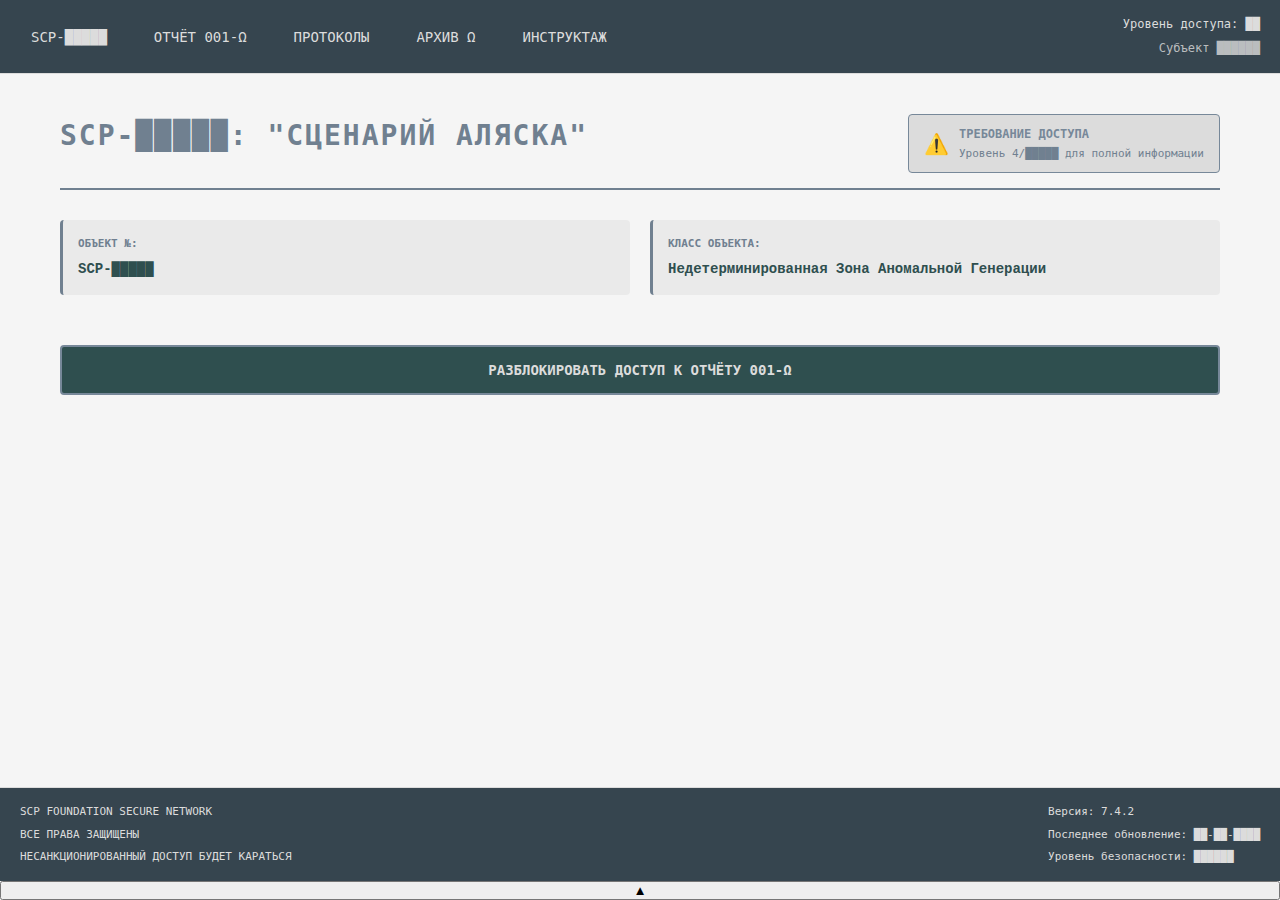
<file: plot.html>
<!DOCTYPE html>
<html lang="ru">

<head>
    <meta charset="UTF-8">
    <meta name="viewport" content="width=device-width, initial-scale=1.0">
    <title>SCP Foundation Monitoring System</title>
    <link rel="stylesheet" href="css/plot.css">
    <script src="js/plot.js" defer></script>
</head>

<body>
    <header class="scp-header">
        <nav>
            <ul>
                <li><a href="index.html">SCP-█████</a></li>
                <li><a href="plot.html">ОТЧЁТ 001-Ω</a></li>
                <li><a href="protocols.html">ПРОТОКОЛЫ</a></li>
                <li><a href="#">АРХИВ Ω</a></li>
                <li><a href="#">ИНСТРУКТАЖ</a></li>
            </ul>
        </nav>
        <div class="access-panel">
            <span class="access-level">Уровень доступа: ██</span>
            <span class="user-id">Субъект ██████</span>
        </div>
    </header>

    <main class="scp-main">
        <div class="anomaly-description">
            <div class="title-container">
                <span class="main-title">SCP-█████: "Сценарий Аляска"</span>
                <div class="access-warning">
                    <div class="warning-icon">⚠️</div>
                    <div class="warning-content">
                        <span class="warning-title">ТРЕБОВАНИЕ ДОСТУПА</span>
                        <span class="warning-text">Уровень 4/█████ для полной информации</span>
                    </div>
                </div>
            </div>

            <div class="scp-data-container">
                <div class="scp-data-field">
                    <span class="data-label">Объект №:</span>
                    <span class="data-value">SCP-█████</span>
                </div>

                <div class="scp-data-field">
                    <span class="data-label">Класс Объекта:</span>
                    <span class="data-value">Недетерминированная Зона Аномальной Генерации</span>
                </div>
            </div>


            <!-- Кнопка спойлера для всего основного контента -->
            <button class="scp-alert critical spoiler-toggle main-spoiler" type="button">
                <span>РАЗБЛОКИРОВАТЬ ДОСТУП К ОТЧЁТУ 001-Ω</span>
            </button>

            <!-- Весь контент от ОТЧЁТ 001-Ω: до подвала теперь внутри спойлера -->
            <div class="spoiler-content" hidden>
                <h2>ОТЧЁТ 001-Ω:</h2>
                <p>SCP-█████ представляет собой ограниченную территорию на полуострове Аляска, США. Аномальные свойства
                    объекта заключаются в спонтанном, хаотичном и непрерывном проявлении в пределах его границ новых
                    сущностей, объектов, явлений, организаций и людей с полной сопутствующей памятью и биографией.
                    Проявления абсолютно случайны по своей природе и могут варьироваться от безобидных (SCP-█████-1,
                    вечно
                    горящая, но не сгорающая сосновая шишка) до крайне враждебных (SCP-█████-7, роеподобная масса,
                    состоящая
                    из битого стекла и медведей гризли).</p>

                <div class="containment-protocol">
                    <div class="protocol-header">
                        <div class="protocol-icon">⚠️</div>
                        <h3 class="protocol-title">Особый Протокол Сдерживания</h3>
                        <span class="protocol-class">ПРИОРИТЕТ: ВЫСОКИЙ</span>
                    </div>

                    <div class="protocol-content">
                        <p>Ввиду реактивной природы SCP-█████, стандартные протоколы сдерживания признаны неприменимыми
                            и
                            контрпродуктивными. Любая попытка масштабного внешнего вмешательства (установка физического
                            периметра, вторжение силами Мобильных Тактических Групп, применение тактического вооружения)
                            приводит к катастрофическому усилению аномальной активности. Аномалия начинает генерировать
                            угрозы Кетер-класса с экспоненциальной скоростью, направленные на источник вмешательства.
                        </p>

                        <p>В связи с этим, Фонд ограничивается:</p>
                        <ul>
                            <li>Организацией скрытого наблюдения за границами зоны.</li>
                            <li>Дистанционным мониторингом (спутники, дроны дальнего радиуса действия).</li>
                            <li>Периодическим внедрением малочисленных разведывательных групп под прикрытием для сбора
                                информации. Контакт с внутренними структурами запрещён.</li>
                        </ul>
                    </div>

                    <div class="protocol-warning">
                        НАРУШЕНИЕ ПРОТОКОЛА МОЖЕТ ПРИВЕСТИ К КАТАСТРОФИЧЕСКИМ ПОСЛЕДСТВИЯМ
                    </div>
                </div>

                <h2>Открытие:</h2>
                <p>Аномалия была обнаружена настоящим Фондом ██/██/20██ после инцидента с SCP-█████-14 ("Бесконечный
                    термос
                    с горячим какао"), который был случайно вывезен рыболовным судном за пределы зона. Последующее
                    расследование привело к шокирующему открытию: внутри SCP-█████ существует полноценный оперативный
                    сектор
                    Фонда, включая объекты, персонал, технику и документацию, который, по всем архивным данным
                    настоящего
                    Фонда, никогда здесь не существовал.</p>

                <button class="scp-alert critical spoiler-toggle" type="button">
                    <span>ПРИЛОЖЕНИЕ SCP-█████.1: ОБНАРУЖЕННЫЙ ДНЕВНИК (РАЗБЛОКИРОВАТЬ?)</span>
                </button>
                <div class="spoiler-content" hidden>
                    <p>Записи были извлечены у агента разведывательной группы "Ворон", внедрённой под видом геологов.
                        Дневник
                        принадлежал доктору Адаму Райсу, старшему научному сотруднику сайта-██, который, как выяснилось,
                        является продуктом самой аномалии. Дневник хранится в папке "Дневник Адама Райса" в защещенном
                        помещении. Дневник содержит аномальную активность и признан опасным.</p>

                    <div class="diary-entry">
                        <div class="diary-header">
                            <div class="diary-title">Запись #143</div>
                            <div class="diary-meta">
                                <span class="diary-date">Дата: ████-██-██</span>
                                <span class="diary-author">Автор: Др. Адам Райс</span>
                            </div>
                        </div>
                        <div class="diary-content">
                            <span class="date-one">"Старик Леса"</span>
                            <p>Температура снова падает. Лес по ночам стал... гуще. Не в буквальном смысле конечно.
                                Данные с
                                лидаров показывают неизменную плотность древесины, но патрули сообщают, что знакомые
                                тропы
                                внезапно заканчиваются тупиками, а старые карты больше не соответствуют местности.
                                Старожилы
                                из
                                города шепчутся о "Старике Леса", который перестраивает мир по своему усмотрению.
                                Ерунда,
                                конечно. Моя гипотеза — мы имеем дело с мощным полем пространственного искажения,
                                источник
                                которого, вероятно, расположен глубоко под вечной мерзлотой. Его эффекты носят
                                волнообразный
                                характер, что объясняет спорадичность проявлений.</p>

                            <span class="date-two">"SCP-█████-56"</span>
                            <p>Вчера появился новый объект SCP-█████-56. Целая семья — отец, мать, двое детей —
                                появилась в
                                доме
                                в городе. Они абсолютно реальны, ДНК, отпечатки, воспоминания — всё в порядке. Судя по
                                их
                                документам и воспоминаниям, они живут здесь всю жизнь. Проблема в том, что по данным
                                нашего
                                архива, этот дом был заброшен со времён Золотой лихорадки, а соседи, которые, по их
                                словам,
                                должны были жить рядом, никогда не существовали. Они просто...материализовались вместе
                                со
                                своей
                                историей. Как будто реальность решила вставить пропущенный пазл, но сделала это грубо и
                                заметно.
                            </p>

                            <span class="date-three">"Решение командования"</span>
                            <p>Командование сайта приказало поместить их под наблюдение. Я против. Эти люди не просто
                                аномалия,
                                они — жертвы аномалии. Они так же напуганы и сбиты с толку, как и мы. Но приказы есть
                                приказы.
                                Фонд должен Содержать, Защищать.</p>

                            <span class="date-four">"Новая аномалия?"</span>
                            <p>Иногда я ловлю себя на мысли, что наша база, наш сайт... он такой старый. Бетонные стены
                                несут
                                следы ремонтов, о которых нет записей. В архивах я находил упоминания о сотрудниках,
                                которые, по
                                логике вещей, должны были бы уже давно умереть от старости, но в их личных делал нет дат
                                смерти.
                                Просто обрываются. Как будто они всё ещё где-то здесь, в этих туннелях...</p>

                            <span class="date-five">"Цель: классификация и исследование"</span>
                            <p>Это, должно быть, влияние того же поля. Оно искажает не только пространство, но и время,
                                и,
                                возможно, нашу память. Мы все подвержены его эффекту. Мы должны найти источник. Мы
                                должны
                                это
                                остановить. Иначе мы все потеряем связь с реальностью.</p>
                        </div>
                    </div>

                    <h3>Анализ внешней разведгруппы:</h3>
                    <p>Дневник доктора Райса является ключевым доказательством парадоксальной природы SCP-█████.
                        Псевдо-Фонд
                        внутри зоны не только является продуктом аномалии, но и активно, хотя и ошибочно, пытается её
                        изучать, используя ту же терминологию и методы, что и настоящий Фонд. Их теории (поле искажения,
                        коллективный психоз) являются логичными для них, но заведомо неверными попытками объяснить
                        собственную природу.</p>

                    <p>Трагедия ситуации заключается в том, что сотрудники сгенерированного Фонда абсолютно искренни в
                        своей
                        вере и своей миссии. Они — временные проявления, которые могут быть стёрты или изменены
                        следующим
                        случайным актом аномалии, но они живут своими жизнями с полной убеждённостью в их подлинности.
                    </p>

                    <p>Любое прямое взаимодействие с ними рискованно, так как может привести к их "осознанию" своей
                        истинной
                        природы, что, по мнению психологов Фонда, может быть равносильно катастрофе и спровоцировать
                        непредсказуемую реакцию всей зоны. На текущий момент принята стратегия пассивного наблюдения и
                        анализа всех данных, исходящих из SCP-█████.</p>
                </div>
            </div>
        </div>
    </main>

    <footer class="scp-footer">
        <div class="footer-content">
            <div class="foundation-info">
                <span>SCP FOUNDATION SECURE NETWORK</span>
                <span>ВСЕ ПРАВА ЗАЩИЩЕНЫ</span>
                <span>НЕСАНКЦИОНИРОВАННЫЙ ДОСТУП БУДЕТ КАРАТЬСЯ</span>
            </div>
            <div class="system-info">
                <span>Версия: 7.4.2</span>
                <span>Последнее обновление: ██-██-████</span>
                <span>Уровень безопасности: ██████</span>
            </div>
        </div>
    </footer>
</body>

</html>
</file>
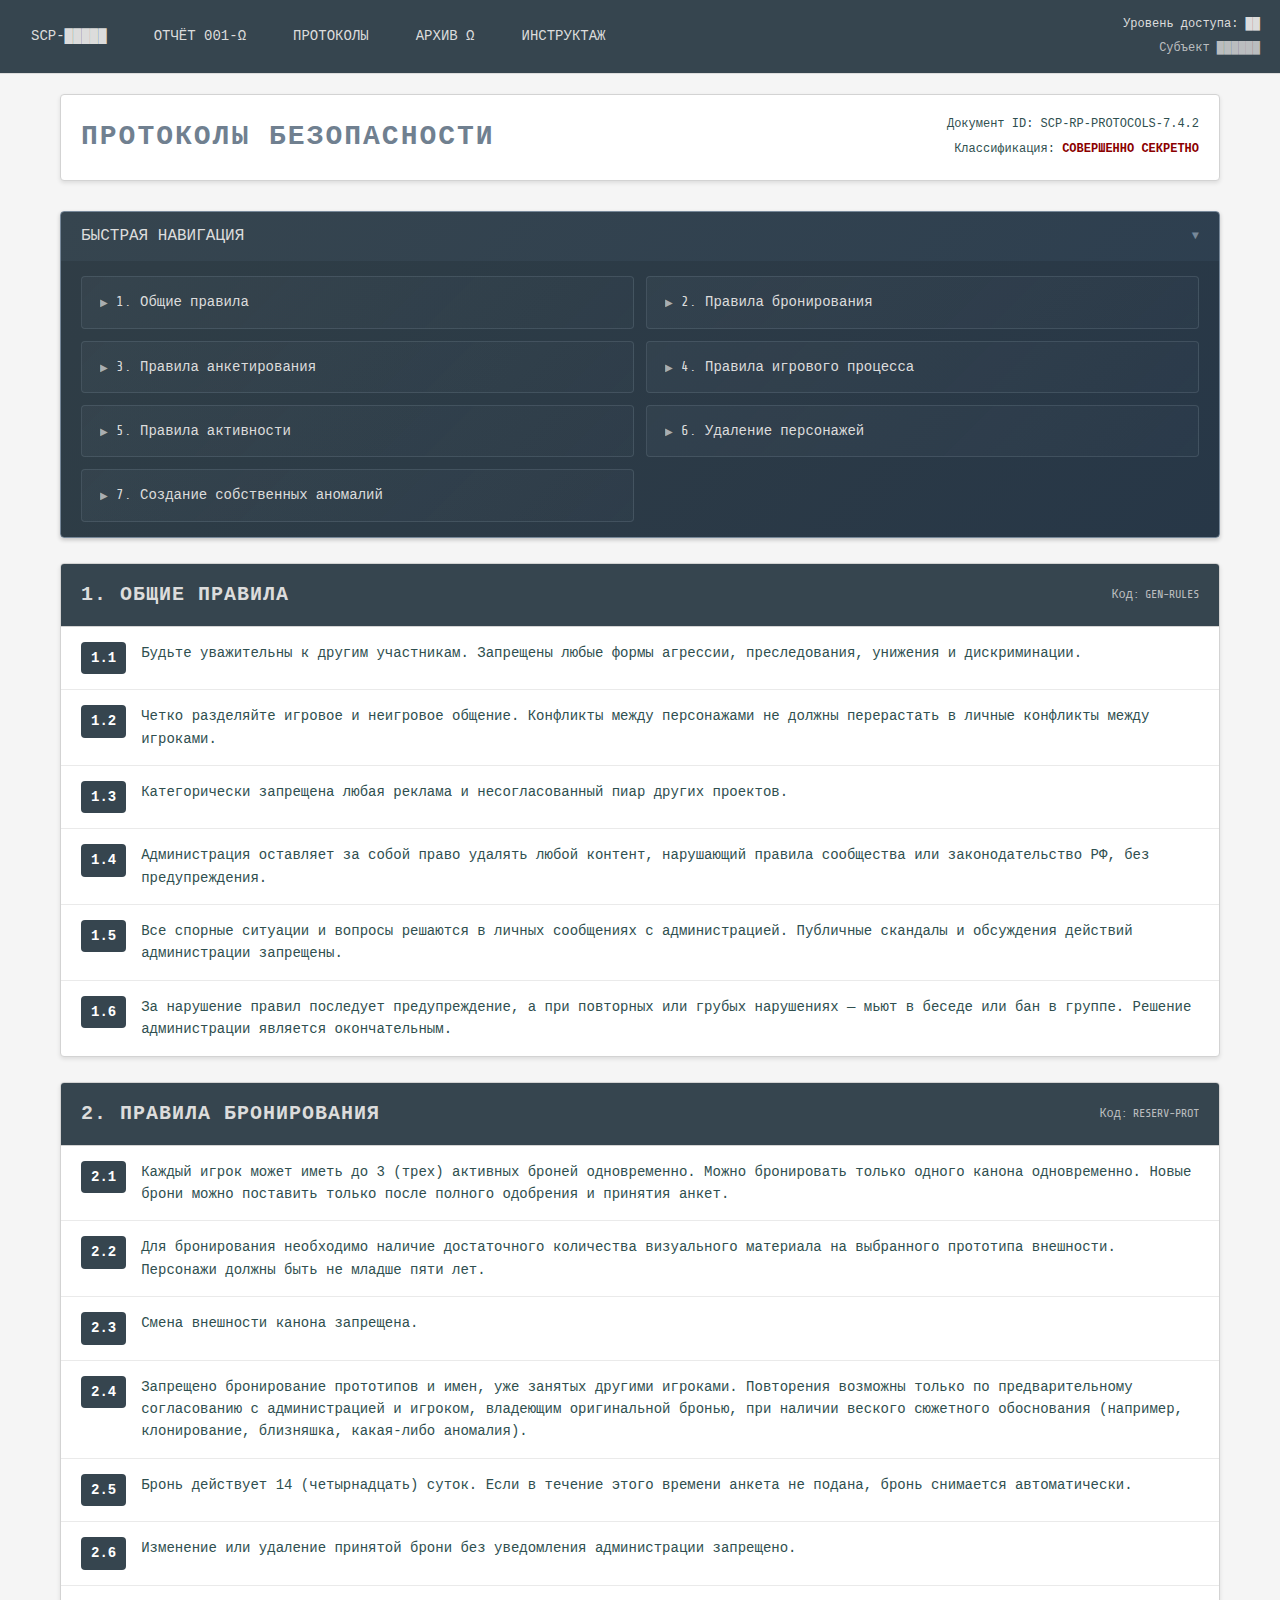
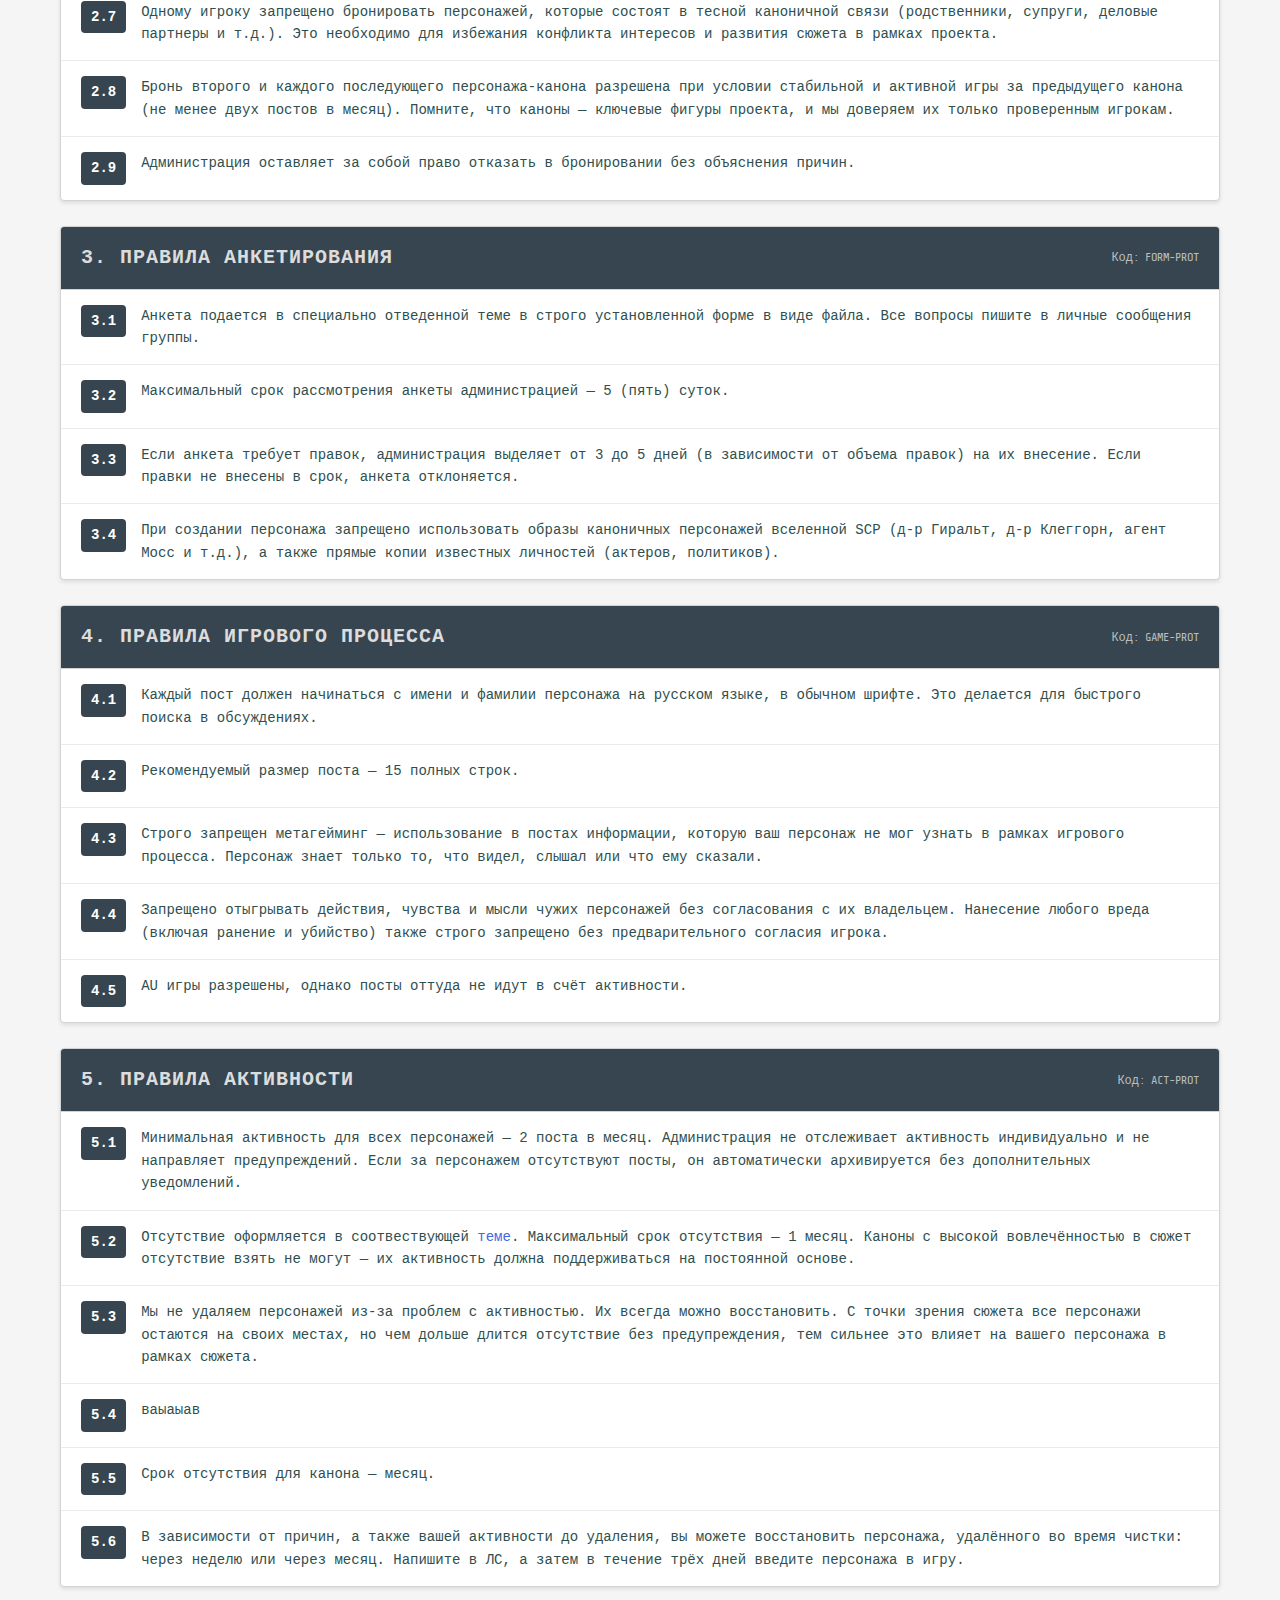
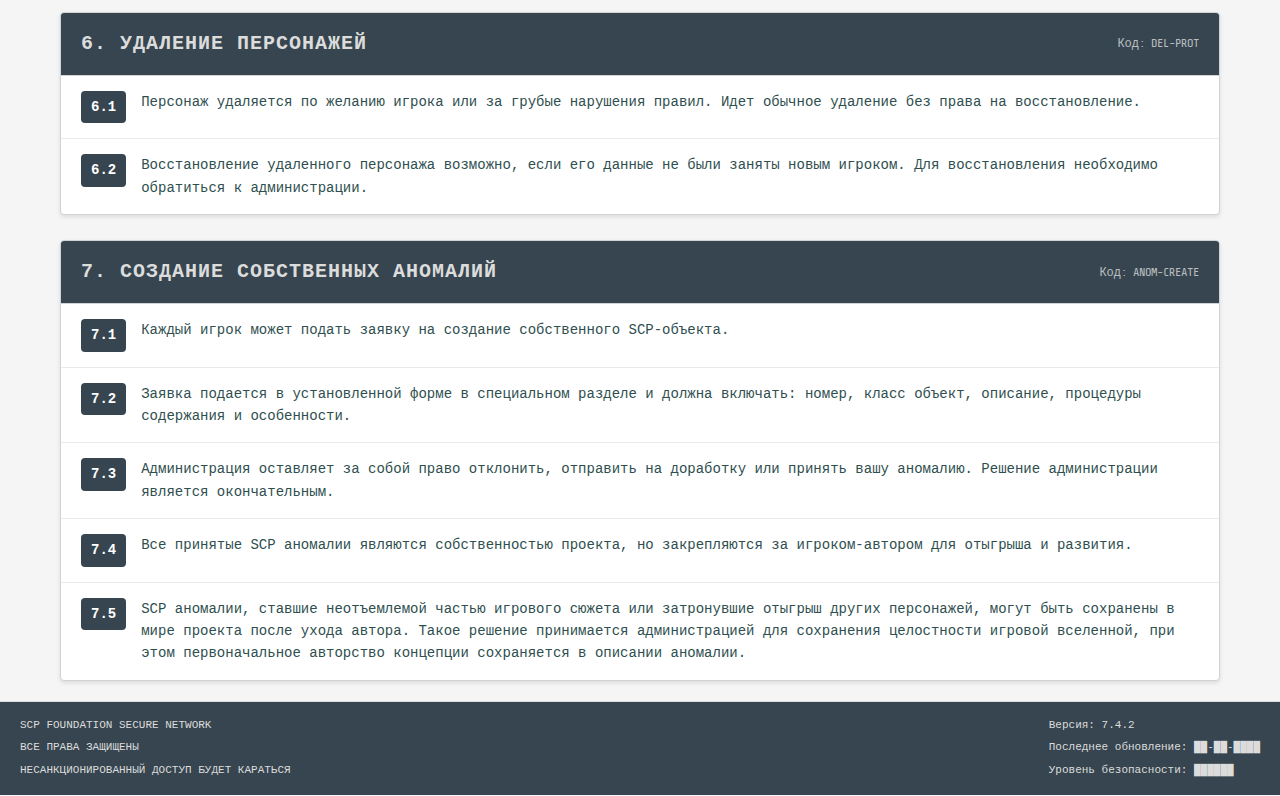
<file: protocols.html>
<!DOCTYPE html>
<html lang="ru">

<head>
    <meta charset="UTF-8">
    <meta name="viewport" content="width=device-width, initial-scale=1.0">
    <title>SCP Foundation Monitoring System</title>
    <link rel="stylesheet" href="css/protocols.css">
    <script src="js/protocols.js" defer></script>
</head>

<body>
    <header class="scp-header">
        <nav>
            <ul>
                <li><a href="index.html">SCP-█████</a></li>
                <li><a href="plot.html">ОТЧЁТ 001-Ω</a></li>
                <li><a href="protocols.html">ПРОТОКОЛЫ</a></li>
                <li><a href="#">АРХИВ Ω</a></li>
                <li><a href="#">ИНСТРУКТАЖ</a></li>
            </ul>
        </nav>
        <div class="access-panel">
            <span class="access-level">Уровень доступа: ██</span>
            <span class="user-id">Субъект ██████</span>
        </div>
    </header>

    <main class="scp-main">
        <div class="title-container">
            <h1 class="main-title">ПРОТОКОЛЫ БЕЗОПАСНОСТИ</h1>
            <div class="document-info">
                <span class="doc-id">Документ ID: SCP-RP-PROTOCOLS-7.4.2</span>
                <span class="doc-class">Классификация: <span class="classified">СОВЕРШЕННО СЕКРЕТНО</span></span>
            </div>
        </div>

        <div class="rules-container">
            <div class="rule-section">
                <div class="section-header">
                    <h2>1. Общие правила</h2>
                    <span class="section-code">Код: GEN-RULES</span>
                </div>
                <ul class="rule-list">
                    <li>
                        <span class="rule-number">1.1</span>
                        <div class="rule-content">
                            <p>Будьте уважительны к другим участникам. Запрещены любые формы агрессии, преследования, унижения и дискриминации.</p>
                        </div>
                    </li>
                    <li>
                        <span class="rule-number">1.2</span>
                        <div class="rule-content">
                            <p>Четко разделяйте игровое и неигровое общение. Конфликты между персонажами не должны перерастать в личные конфликты между игроками.</p>
                        </div>
                    </li>
                    <li>
                        <span class="rule-number">1.3</span>
                        <div class="rule-content">
                            <p>Категорически запрещена любая реклама и несогласованный пиар других проектов.</p>
                        </div>
                    </li>
                    <li>
                        <span class="rule-number">1.4</span>
                        <div class="rule-content">
                            <p>Администрация оставляет за собой право удалять любой контент, нарушающий правила сообщества или законодательство РФ, без предупреждения.</p>
                        </div>
                    </li>
                    <li>
                        <span class="rule-number">1.5</span>
                        <div class="rule-content">
                            <p>Все спорные ситуации и вопросы решаются в личных сообщениях с администрацией. Публичные скандалы и обсуждения действий администрации запрещены.</p>
                        </div>
                    </li>
                    <li>
                        <span class="rule-number">1.6</span>
                        <div class="rule-content">
                            <p>За нарушение правил последует предупреждение, а при повторных или грубых нарушениях — мьют в беседе или бан в группе. Решение администрации является окончательным.</p>
                        </div>
                    </li>
                </ul>
            </div>

            <div class="rule-section">
                <div class="section-header">
                    <h2>2. Правила бронирования</h2>
                    <span class="section-code">Код: RESERV-PROT</span>
                </div>
                <ul class="rule-list">
                    <li>
                        <span class="rule-number">2.1</span>
                        <div class="rule-content">
                            <p>Каждый игрок может иметь до 3 (трех) активных броней одновременно. Можно бронировать только одного канона одновременно. Новые брони можно поставить только после полного одобрения и принятия анкет.</p>
                        </div>
                    </li>
                    <li>
                        <span class="rule-number">2.2</span>
                        <div class="rule-content">
                            <p>Для бронирования необходимо наличие достаточного количества визуального материала на выбранного прототипа внешности. Персонажи должны быть не младше пяти лет.</p>
                        </div>
                    </li>
                    <li>
                        <span class="rule-number">2.3</span>
                        <div class="rule-content">
                            <p>Смена внешности канона запрещена.</p>
                        </div>
                    </li>
                    <li>
                        <span class="rule-number">2.4</span>
                        <div class="rule-content">
                            <p>Запрещено бронирование прототипов и имен, уже занятых другими игроками. Повторения возможны только по предварительному согласованию с администрацией и игроком, владеющим оригинальной бронью, при наличии веского сюжетного обоснования (например, клонирование, близняшка, какая-либо аномалия).</p>
                        </div>
                    </li>
                    <li>
                        <span class="rule-number">2.5</span>
                        <div class="rule-content">
                            <p>Бронь действует 14 (четырнадцать) суток. Если в течение этого времени анкета не подана, бронь снимается автоматически.</p>
                        </div>
                    </li>
                    <li>
                        <span class="rule-number">2.6</span>
                        <div class="rule-content">
                            <p>Изменение или удаление принятой брони без уведомления администрации запрещено.</p>
                        </div>
                    </li>
                    <li>
                        <span class="rule-number">2.7</span>
                        <div class="rule-content">
                            <p>Одному игроку запрещено бронировать персонажей, которые состоят в тесной каноничной связи (родственники, супруги, деловые партнеры и т.д.). Это необходимо для избежания конфликта интересов и развития сюжета в рамках проекта.</p>
                        </div>
                    </li>
                    <li>
                        <span class="rule-number">2.8</span>
                        <div class="rule-content">
                            <p>Бронь второго и каждого последующего персонажа-канона разрешена при условии стабильной и активной игры за предыдущего канона (не менее двух постов в месяц). Помните, что каноны — ключевые фигуры проекта, и мы доверяем их только проверенным игрокам.</p>
                        </div>
                    </li>
                    <li>
                        <span class="rule-number">2.9</span>
                        <div class="rule-content">
                            <p>Администрация оставляет за собой право отказать в бронировании без объяснения причин.</p>
                        </div>
                    </li>
                </ul>
            </div>

            <div class="rule-section">
                <div class="section-header">
                    <h2>3. Правила анкетирования</h2>
                    <span class="section-code">Код: FORM-PROT</span>
                </div>
                <ul class="rule-list">
                    <li>
                        <span class="rule-number">3.1</span>
                        <div class="rule-content">
                            <p>Анкета подается в специально отведенной теме в строго установленной форме в виде файла. Все вопросы пишите в личные сообщения группы.</p>
                        </div>
                    </li>
                    <li>
                        <span class="rule-number">3.2</span>
                        <div class="rule-content">
                            <p>Максимальный срок рассмотрения анкеты администрацией — 5 (пять) суток.</p>
                        </div>
                    </li>
                    <li>
                        <span class="rule-number">3.3</span>
                        <div class="rule-content">
                            <p>Если анкета требует правок, администрация выделяет от 3 до 5 дней (в зависимости от объема правок) на их внесение. Если правки не внесены в срок, анкета отклоняется.</p>
                        </div>
                    </li>
                    <li>
                        <span class="rule-number">3.4</span>
                        <div class="rule-content">
                            <p>При создании персонажа запрещено использовать образы каноничных персонажей вселенной SCP (д-р Гиральт, д-р Клеггорн, агент Мосс и т.д.), а также прямые копии известных личностей (актеров, политиков).</p>
                        </div>
                    </li>
                </ul>
            </div>

            <div class="rule-section">
                <div class="section-header">
                    <h2>4. Правила игрового процесса</h2>
                    <span class="section-code">Код: GAME-PROT</span>
                </div>
                <ul class="rule-list">
                    <li>
                        <span class="rule-number">4.1</span>
                        <div class="rule-content">
                            <p>Каждый пост должен начинаться с имени и фамилии персонажа на русском языке, в обычном шрифте. Это делается для быстрого поиска в обсуждениях.</p>
                        </div>
                    </li>
                    <li>
                        <span class="rule-number">4.2</span>
                        <div class="rule-content">
                            <p>Рекомендуемый размер поста — 15 полных строк.</p>
                        </div>
                    </li>
                    <li>
                        <span class="rule-number">4.3</span>
                        <div class="rule-content">
                            <p>Строго запрещен метагейминг — использование в постах информации, которую ваш персонаж не мог узнать в рамках игрового процесса. Персонаж знает только то, что видел, слышал или что ему сказали.</p>
                        </div>
                    </li>
                    <li>
                        <span class="rule-number">4.4</span>
                        <div class="rule-content">
                            <p>Запрещено отыгрывать действия, чувства и мысли чужих персонажей без согласования с их владельцем. Нанесение любого вреда (включая ранение и убийство) также строго запрещено без предварительного согласия игрока.</p>
                        </div>
                    </li>
                    <li>
                        <span class="rule-number">4.5</span>
                        <div class="rule-content">
                            <p>AU игры разрешены, однако посты оттуда не идут в счёт активности.</p>
                        </div>
                    </li>
                </ul>
            </div>

            <div class="rule-section">
                <div class="section-header">
                    <h2>5. Правила активности</h2>
                    <span class="section-code">Код: ACT-PROT</span>
                </div>
                <ul class="rule-list">
                    <li>
                        <span class="rule-number">5.1</span>
                        <div class="rule-content">
                            <p>Минимальная активность для всех персонажей — 2 поста в месяц. Администрация не отслеживает активность индивидуально и не направляет предупреждений. Если за персонажем отсутствуют посты, он автоматически архивируется без дополнительных уведомлений.</p>
                        </div>
                    </li>
                    <li>
                        <span class="rule-number">5.2</span>
                        <div class="rule-content">
                            <p>Отсутствие оформляется в соотвествующей <a href="https://vk.com/topic-231328697_54940573">теме</a>. Максимальный срок отсутствия — 1 месяц. Каноны с высокой вовлечённостью в сюжет отсутствие взять не могут — их активность должна поддерживаться на постоянной основе.</p>
                        </div>
                    </li>
                    <li>
                        <span class="rule-number">5.3</span>
                        <div class="rule-content">
                            <p>Мы не удаляем персонажей из-за проблем с активностью. Их всегда можно восстановить. С точки зрения сюжета все персонажи остаются на своих местах, но чем дольше длится отсутствие без предупреждения, тем сильнее это влияет на вашего персонажа в рамках сюжета.</p>
                        </div>
                    </li>
                    <li>
                        <span class="rule-number">5.4</span>
                        <div class="rule-content">
                            <p>ваыаыав</p>
                        </div>
                    </li>
                    <li>
                        <span class="rule-number">5.5</span>
                        <div class="rule-content">
                            <p>Срок отсутствия для канона — месяц.</p>
                        </div>
                    </li>
                    <li>
                        <span class="rule-number">5.6</span>
                        <div class="rule-content">
                            <p>В зависимости от причин, а также вашей активности до удаления, вы можете восстановить персонажа, удалённого во время чистки: через неделю или через месяц. Напишите в ЛС, а затем в течение трёх дней введите персонажа в игру.</p>
                        </div>
                    </li>
                </ul>
            </div>

            <div class="rule-section">
                <div class="section-header">
                    <h2>6. Удаление персонажей</h2>
                    <span class="section-code">Код: DEL-PROT</span>
                </div>
                <ul class="rule-list">
                    <li>
                        <span class="rule-number">6.1</span>
                        <div class="rule-content">
                            <p>Персонаж удаляется по желанию игрока или за грубые нарушения правил. Идет обычное удаление без права на восстановление.</p>
                        </div>
                    </li>
                    <li>
                        <span class="rule-number">6.2</span>
                        <div class="rule-content">
                            <p>Восстановление удаленного персонажа возможно, если его данные не были заняты новым игроком. Для восстановления необходимо обратиться к администрации.</p>
                        </div>
                    </li>
                </ul>
            </div>

            <div class="rule-section">
                <div class="section-header">
                    <h2>7. Создание собственных аномалий</h2>
                    <span class="section-code">Код: ANOM-CREATE</span>
                </div>
                <ul class="rule-list">
                    <li>
                        <span class="rule-number">7.1</span>
                        <div class="rule-content">
                            <p>Каждый игрок может подать заявку на создание собственного SCP-объекта.</p>
                        </div>
                    </li>
                    <li>
                        <span class="rule-number">7.2</span>
                        <div class="rule-content">
                            <p>Заявка подается в установленной форме в специальном разделе и должна включать: номер, класс объект, описание, процедуры содержания и особенности.</p>
                        </div>
                    </li>
                    <li>
                        <span class="rule-number">7.3</span>
                        <div class="rule-content">
                            <p>Администрация оставляет за собой право отклонить, отправить на доработку или принять вашу аномалию. Решение администрации является окончательным.</p>
                        </div>
                    </li>
                    <li>
                        <span class="rule-number">7.4</span>
                        <div class="rule-content">
                            <p>Все принятые SCP аномалии являются собственностью проекта, но закрепляются за игроком-автором для отыгрыша и развития.</p>
                        </div>
                    </li>
                    <li>
                        <span class="rule-number">7.5</span>
                        <div class="rule-content">
                            <p>SCP аномалии, ставшие неотъемлемой частью игрового сюжета или затронувшие отыгрыш других персонажей, могут быть сохранены в мире проекта после ухода автора. Такое решение принимается администрацией для сохранения целостности игровой вселенной, при этом первоначальное авторство концепции сохраняется в описании аномалии.</p>
                        </div>
                    </li>
                </ul>
            </div>
        </div>
    </main>

    <footer class="scp-footer">
        <div class="footer-content">
            <div class="foundation-info">
                <span>SCP FOUNDATION SECURE NETWORK</span>
                <span>ВСЕ ПРАВА ЗАЩИЩЕНЫ</span>
                <span>НЕСАНКЦИОНИРОВАННЫЙ ДОСТУП БУДЕТ КАРАТЬСЯ</span>
            </div>
            <div class="system-info">
                <span>Версия: 7.4.2</span>
                <span>Последнее обновление: ██-██-████</span>
                <span>Уровень безопасности: ██████</span>
            </div>
        </div>
    </footer>
</body>

</html>
</file>
<file: css/plot.css>
@import url('https://fonts.googleapis.com/css2?family=Share+Tech+Mono&display=swap');

@font-face {
    font-family: 'SK Pencil';
    src: url('../fonts/SKPencil-Regular.woff2') format('woff2'),
        url('../fonts/SKPencil-Regular.woff') format('woff');
    font-weight: normal;
    font-style: normal;
    font-display: swap;
}

@font-face {
    font-family: 'EFN Zepsuta Maszyna';
    src: url('../fonts/EFNZepsutaMaszyna.woff2') format('woff2'),
        url('../fonts/EFNZepsutaMaszyna.woff') format('woff');
    font-weight: normal;
    font-style: normal;
    font-display: swap;
}

@font-face {
    font-family: 'Tataric';
    src: url('../fonts/Tataric.woff2') format('woff2'),
        url('../fonts/Tataric.woff') format('woff');
    font-weight: normal;
    font-style: normal;
    font-display: swap;
}


* {
    margin: 0;
    padding: 0;
    box-sizing: border-box;
}

:root {
    /* === НОВАЯ ПАЛИТРА SCP === */
    --primary-bg: #F5F5F5;
    --text-color: #2F4F4F;
    --accent-color: #708090;
    --header-footer-bg: #36454F;
    --header-footer-text: #DCDCDC;
    --glitch-color-1: #696969;
    --glitch-color-2: #87CEEB;
    --secondary-color: #EAEAEA;
    --effect-color: #778899;
    --critical-color: #2F4F4F;
    /* === Дополнительные переменные === */
    --border-radius: 4px;
    --grid-gap: 15px;
    --border-dark: #1A1A1A;
    --box-shadow: 0 4px 6px rgba(0, 0, 0, 0.8);
}

body {
    font-family: 'VCR OSD Mono', monospace;
    background-color: var(--primary-bg);
    color: var(--text-color);
    line-height: 1.6;
    overflow-x: hidden;
    padding: 0;
    min-height: 100vh;
    display: flex;
    flex-direction: column;
}

/* ===== HEADER ===== */
.scp-header {
    background: var(--header-footer-bg);
    padding: 15px 20px;
    border-bottom: 1px solid var(--header-footer-text);
    display: flex;
    justify-content: space-between;
    align-items: center;
}

.scp-header nav ul {
    display: flex;
    list-style: none;
    gap: 25px;
}

.scp-header nav a {
    color: var(--header-footer-text);
    text-decoration: none;
    font-size: 14px;
    padding: 5px 10px;
    border: 1px solid transparent;
    transition: all 0.3s ease;
}

.scp-header nav a:hover {
    color: var(--effect-color);
    border-color: var(--effect-color);
    text-shadow: 0 0 10px var(--effect-color);
}

.access-panel {
    display: flex;
    flex-direction: column;
    align-items: flex-end;
    font-size: 12px;
}

.access-level {
    color: var(--header-footer-text);
    margin-bottom: 5px;
}

.user-id {
    color: var(--header-footer-text);
    opacity: 0.8;
}

/* ===== MAIN LAYOUT ===== */
.scp-main {
    flex: 1;
    padding: 20px;
    width: 100%;
}

.anomaly-description {
    max-width: 1200px;
    margin: 0 auto;
    padding: 20px;
}

/* ===== TITLE CONTAINER ===== */
.title-container {
    display: flex;
    justify-content: space-between;
    align-items: flex-start;
    margin-bottom: 30px;
    padding-bottom: 15px;
    border-bottom: 2px solid var(--accent-color);
}

.main-title {
    font-size: 28px;
    color: var(--accent-color);
    font-weight: bold;
    text-transform: uppercase;
    letter-spacing: 2px;
}

.access-warning {
    display: flex;
    align-items: center;
    gap: 10px;
    padding: 10px 15px;
    background: var(--header-footer-text);
    border: 1px solid var(--effect-color);
    border-radius: var(--border-radius);
}

.warning-icon {
    font-size: 20px;
    color: var(--effect-color);
}

.warning-content {
    display: flex;
    flex-direction: column;
}

.warning-title {
    font-size: 12px;
    color: var(--effect-color);
    font-weight: bold;
    text-transform: uppercase;
}

.warning-text {
    font-size: 11px;
    color: var(--accent-color);
}

/* ===== SCP DATA CONTAINER ===== */
.scp-data-container {
    display: grid;
    grid-template-columns: repeat(auto-fit, minmax(300px, 1fr));
    gap: 20px;
    margin-bottom: 30px;
}

.scp-data-field {
    display: flex;
    flex-direction: column;
    padding: 15px;
    background: var(--secondary-color);
    border-radius: var(--border-radius);
    border-left: 3px solid var(--accent-color);
}

.data-label {
    color: var(--accent-color);
    font-size: 11px;
    font-weight: bold;
    text-transform: uppercase;
    margin-bottom: 5px;
}

.data-value {
    color: var(--text-color);
    font-size: 14px;
    font-family: 'Courier New', monospace;
    font-weight: bold;
}

/* ===== SPOILER TOGGLE BUTTONS ===== */
.spoiler-toggle {
    width: 100%;
    padding: 15px;
    background: var(--header-footer-text);
    border: 2px solid var(--accent-color);
    border-radius: var(--border-radius);
    color: var(--accent-color);
    font-family: inherit;
    font-size: 14px;
    font-weight: bold;
    text-transform: uppercase;
    cursor: pointer;
    transition: all 0.3s ease;
    margin: 20px 0;
    text-align: center;
}

.spoiler-toggle:hover {
    background: var(--accent-color);
    color: var(--header-footer-text);
    border-color: var(--effect-color);
}

.spoiler-toggle.critical {
    background: var(--critical-color);
    color: var(--header-footer-text);
    border-color: var(--effect-color);
}

.spoiler-toggle.critical:hover {
    background: var(--effect-color);
    border-color: var(--critical-color);
}

.spoiler-content {
    margin: 20px 0;
    padding: 20px;
    background: var(--secondary-color);
    border-radius: var(--border-radius);
    border: 1px solid var(--accent-color);
}

/* ===== CONTAINMENT PROTOCOL ===== */
.containment-protocol {
    margin: 30px 0;
    padding: 20px;
    background: var(--header-footer-text);
    border-radius: var(--border-radius);
    border: 2px solid var(--effect-color);
}

.protocol-header {
    display: flex;
    align-items: center;
    gap: 15px;
    margin-bottom: 20px;
    padding-bottom: 15px;
    border-bottom: 1px solid var(--accent-color);
}

.protocol-icon {
    font-size: 24px;
    color: var(--effect-color);
}

.protocol-title {
    font-size: 18px;
    color: var(--accent-color);
    font-weight: bold;
    text-transform: uppercase;
}

.protocol-class {
    font-size: 12px;
    color: var(--header-footer-text);
    font-weight: bold;
    margin-left: auto;
    padding: 5px 10px;
    background: var(--critical-color);
    border-radius: 3px;
}

.protocol-content {
    margin-bottom: 20px;
}

.protocol-content p {
    margin-bottom: 15px;
    font-size: 14px;
    line-height: 1.6;
}

.protocol-content ul {
    margin: 15px 0;
    padding-left: 20px;
}

.protocol-content li {
    margin-bottom: 8px;
    font-size: 14px;
}

.protocol-warning {
    padding: 15px;
    background: var(--critical-color);
    color: var(--header-footer-text);
    font-size: 14px;
    font-weight: bold;
    text-align: center;
    border-radius: var(--border-radius);
    border: 1px solid var(--effect-color);
}

/* ===== DIARY ENTRY ===== */
.diary-entry {
    margin: 30px 0;
    padding: 30px;
    background: 
        linear-gradient(rgba(255, 255, 255, 0.7), rgba(255, 255, 255, 0.7)), /* Полупрозрачный белый слой - 70% непрозрачности */
        url('../images/paper.jpg') repeat,
        radial-gradient(circle at 20% 30%, rgba(214, 201, 165, 0.1) 1px, transparent 1px),
        radial-gradient(circle at 80% 70%, rgba(214, 201, 165, 0.1) 1px, transparent 1px),
        radial-gradient(circle at 40% 90%, rgba(214, 201, 165, 0.08) 1px, transparent 1px),
        #f8f4e8;
    background-blend-mode: normal, multiply, multiply, multiply, multiply;
    background-size: auto, auto, 300px 300px, 200px 200px, 150px 150px;
    border-radius: 3px;
    border: 1px solid #d6c9a5;
    position: relative;
    box-shadow:
        0 2px 5px rgba(0, 0, 0, 0.1),
        0 0 30px rgba(0, 0, 0, 0.05) inset;
    transform: rotate(0.2deg);
    transition: transform 0.3s ease;
    overflow: hidden;
}

.diary-entry::before {
    content: '';
    position: absolute;
    top: 0;
    left: 0;
    right: 0;
    bottom: 0;
    background: linear-gradient(90deg,
            rgba(0, 0, 0, 0.03) 0%,
            transparent 5%,
            transparent 95%,
            rgba(0, 0, 0, 0.03) 100%);
    pointer-events: none;
    z-index: 1;
}

.diary-entry::after {
    content: '';
    position: absolute;
    top: 0;
    right: 0;
    bottom: 0;
    left: 0;
    background: linear-gradient(0deg,
            rgba(0, 0, 0, 0.03) 0%,
            transparent 5%,
            transparent 95%,
            rgba(0, 0, 0, 0.03) 100%);
    pointer-events: none;
    z-index: 1;
}

.diary-entry:hover {
    transform: rotate(-0.1deg) translateY(-2px);
    box-shadow:
        0 4px 8px rgba(0, 0, 0, 0.15),
        0 0 40px rgba(0, 0, 0, 0.08) inset;
}

.diary-header {
    display: flex;
    justify-content: space-between;
    align-items: center;
    margin-bottom: 20px;
    padding-bottom: 15px;
    border-bottom: 1px solid var(--accent-color);
}

.diary-title {
    font-weight: bold;
    font-size: 18px;
    color: #1B263F;
    text-transform: uppercase;
    letter-spacing: 1px;
    padding-bottom: 8px;
    margin-bottom: 20px;
    font-family: 'EFN Zepsuta Maszyna', monospace;
}

.diary-meta {
    display: flex;
    flex-direction: column;
    align-items: flex-end;
    font-size: 12px;
    color: var(--accent-color);
    font-family: 'EFN Zepsuta Maszyna', monospace;
}

.diary-date,
.diary-author {
    margin-bottom: 3px;
    color: #1B263F;
    font-size: 13px;
    font-family: 'EFN Zepsuta Maszyna', monospace;
}

.diary-content {
    font-size: 14px;
    line-height: 1.6;
}

/* ===== AQUILINE FONT FOR DIARY CONTENT ===== */

.diary-content p {
    margin-bottom: 20px;
    text-align: justify;
    font-family: 'SK Pencil', serif;
    font-size: 22px;
    /* Можно настроить по желанию */
    line-height: 1.6;
    color: #2c2416;
    /* Цвет старых чернил */
    text-shadow: 0 0 1px rgba(44, 36, 22, 0.1);
    letter-spacing: 0.3px;
    word-spacing: 1px;
}

@media (max-width: 768px) {
    .diary-entry {
        padding: 20px 15px;
        margin: 20px 0;
    }

    .diary-content p {
        font-size: 14px;
        line-height: 1.5;
    }
}

/* ===== HEADINGS ===== */
h2 {
    font-size: 22px;
    color: var(--accent-color);
    margin: 25px 0 15px 0;
    padding-bottom: 10px;
    border-bottom: 1px solid var(--accent-color);
    text-transform: uppercase;
    letter-spacing: 1px;
}

h3 {
    font-size: 18px;
    color: var(--accent-color);
    margin: 20px 0 12px 0;
    text-transform: uppercase;
}

/* ===== PARAGRAPHS ===== */
p {
    margin-bottom: 15px;
    font-size: 14px;
    line-height: 1.6;
    text-align: justify;
}

/* ===== FOOTER ===== */
.scp-footer {
    background: var(--header-footer-bg);
    padding: 15px 20px;
    border-top: 1px solid var(--header-footer-text);
    margin-top: auto;
}

.footer-content {
    display: flex;
    justify-content: space-between;
    align-items: center;
    font-size: 11px;
    color: var(--header-footer-text);
}

.foundation-info,
.system-info {
    display: flex;
    flex-direction: column;
    gap: 5px;
}

/* ===== RESPONSIVE DESIGN ===== */
@media (max-width: 768px) {
    .title-container {
        flex-direction: column;
        gap: 15px;
    }

    .scp-data-container {
        grid-template-columns: 1fr;
    }

    .diary-header {
        flex-direction: column;
        align-items: flex-start;
        gap: 10px;
    }

    .diary-meta {
        align-items: flex-start;
    }

    .footer-content {
        flex-direction: column;
        gap: 10px;
        text-align: center;
    }

    @media (max-width: 480px) {
        .scp-main {
            padding: 10px;
        }

        .scp-header {
            flex-direction: column;
            gap: 15px;
        }

        .scp-header nav ul {
            flex-wrap: wrap;
            justify-content: center;
            gap: 10px;
        }

        .main-title {
            font-size: 22px;
        }

        .protocol-header {
            flex-direction: column;
            align-items: flex-start;
            gap: 10px;
        }


    }
}

/* Добавьте этот код в конец файла styles.css */

/* Стили для дат в дневнике */
.diary-content span[class^="date-"] {
    display: block;
    margin: 25px 0 15px 20%;
    text-align: right;
    font-weight: bold;
    font-size: 22px;
    color: #2c2416;
    opacity: 0.9;
    transition: all 0.5s ease;
    /* Плавный переход для аномалии */
    cursor: pointer;
    /* Указываем, что элемент интерактивный */
}

/* Шрифт для date-one, date-two, date-three */
.date-one,
.date-two,
.date-three,
.date-four,
.date-five {
    font-family: 'SK Pencil', serif;
    letter-spacing: 1px;
}

/* Стили для активной аномалии */
.anomaly-active {
    position: relative;
    z-index: 10;
}

.anomaly-active::before {
    content: '';
    position: absolute;
    top: -2px;
    left: -2px;
    right: -2px;
    bottom: -2px;
    background: rgba(139, 0, 0, 0.1);
    border-radius: 2px;
    z-index: -1;
    animation: anomalyPulse 2s ease-in-out;
}

@keyframes anomalyPulse {

    0%,
    100% {
        opacity: 0.3;
    }

    50% {
        opacity: 0.7;
    }
}

/* Дополнительные glitch эффекты */
h2:hover,
h3:hover,
.main-title:hover {
    transition: all 0.3s ease;
}

h2:hover::after,
h3:hover::after,
.main-title:hover::after {
    content: '█';
    color: var(--effect-color);
    margin-left: 2px;
    animation: blink 1s infinite;
}

@keyframes blink {

    0%,
    100% {
        opacity: 1;
    }

    50% {
        opacity: 0;
    }
}

@media (max-width: 768px) {
    .diary-content span[class^="date-"] {
        margin: 20px 0 12px 10%;
        font-size: 16px;
    }
}

@media (max-width: 480px) {
    .diary-content span[class^="date-"] {
        margin: 15px 0 10px 5%;
        font-size: 14px;
    }
}
</file>
<file: css/protocols.css>
@import url('https://fonts.googleapis.com/css2?family=Share+Tech+Mono&display=swap');

@font-face {
    font-family: 'SK Pencil';
    src: url('../fonts/SKPencil-Regular.woff2') format('woff2'),
        url('../fonts/SKPencil-Regular.woff') format('woff');
    font-weight: normal;
    font-style: normal;
    font-display: swap;
}

@font-face {
    font-family: 'EFN Zepsuta Maszyna';
    src: url('../fonts/EFNZepsutaMaszyna.woff2') format('woff2'),
        url('../fonts/EFNZepsutaMaszyna.woff') format('woff');
    font-weight: normal;
    font-style: normal;
    font-display: swap;
}

* {
    margin: 0;
    padding: 0;
    box-sizing: border-box;
}

:root {
    --primary-bg: #F5F5F5;
    --text-color: #2F4F4F;
    --accent-color: #708090;
    --header-footer-bg: #36454F;
    --header-footer-text: #DCDCDC;
    --secondary-color: #EAEAEA;
    --effect-color: #778899;
    --critical-color: #2F4F4F;
    --border-radius: 4px;
    --section-bg: #FFFFFF;
    --section-border: #D3D3D3;
    --rule-number-bg: #36454F;
    --rule-number-color: #FFFFFF;
    --classified-color: #8B0000;
    --link-color: #4169E1;
    --link-hover: #1E40AF;
}

body {
    font-family: 'VCR OSD Mono', monospace;
    background-color: var(--primary-bg);
    color: var(--text-color);
    line-height: 1.6;
    overflow-x: hidden;
    padding: 0;
    min-height: 100vh;
    display: flex;
    flex-direction: column;
}

.scp-header {
    background: var(--header-footer-bg);
    padding: 15px 20px;
    border-bottom: 1px solid var(--header-footer-text);
    display: flex;
    justify-content: space-between;
    align-items: center;
}

.scp-header nav ul {
    display: flex;
    list-style: none;
    gap: 25px;
}

.scp-header nav a {
    color: var(--header-footer-text);
    text-decoration: none;
    font-size: 14px;
    padding: 5px 10px;
    border: 1px solid transparent;
    transition: all 0.3s ease;
}

.scp-header nav a:hover {
    color: var(--effect-color);
    border-color: var(--effect-color);
}

.access-panel {
    display: flex;
    flex-direction: column;
    align-items: flex-end;
    font-size: 12px;
}

.access-level {
    color: var(--header-footer-text);
    margin-bottom: 5px;
}

.user-id {
    color: var(--header-footer-text);
    opacity: 0.8;
}

.back-to-top {
    position: fixed;
    bottom: 30px;
    right: 30px;
    width: 50px;
    height: 50px;
    background-color: var(--header-footer-bg);
    color: var(--header-footer-text);
    border: 1px solid var(--effect-color);
    border-radius: 50%;
    cursor: pointer;
    font-size: 20px;
    opacity: 0;
    visibility: hidden;
    transition: all 0.3s ease;
    z-index: 1000;
}

.back-to-top.visible {
    opacity: 0.7;
    visibility: visible;
}

.back-to-top:hover {
    opacity: 1;
    background-color: var(--effect-color);
}

.scp-main {
    flex: 1;
    padding: 20px;
    width: 100%;
    max-width: 1200px;
    margin: 0 auto;
}

.title-container {
    display: flex;
    justify-content: space-between;
    align-items: flex-start;
    margin-bottom: 30px;
    padding: 20px;
    background-color: var(--section-bg);
    border: 1px solid var(--section-border);
    border-radius: var(--border-radius);
    box-shadow: 0 2px 4px rgba(0,0,0,0.1);
}

.main-title {
    font-size: 28px;
    color: var(--accent-color);
    font-weight: bold;
    text-transform: uppercase;
    letter-spacing: 2px;
}

.document-info {
    display: flex;
    flex-direction: column;
    align-items: flex-end;
    font-size: 12px;
    gap: 5px;
}

.doc-id {
    color: var(--text-color);
}

.doc-class {
    color: var(--text-color);
}

.classified {
    color: var(--classified-color);
    font-weight: bold;
}

.rules-container {
    display: flex;
    flex-direction: column;
    gap: 25px;
}

.rule-section {
    background-color: var(--section-bg);
    border: 1px solid var(--section-border);
    border-radius: var(--border-radius);
    overflow: hidden;
    box-shadow: 0 2px 4px rgba(0,0,0,0.1);
}

.section-header {
    background-color: var(--header-footer-bg);
    padding: 15px 20px;
    display: flex;
    justify-content: space-between;
    align-items: center;
    border-bottom: 1px solid var(--section-border);
}

.section-header h2 {
    font-size: 20px;
    color: var(--header-footer-text);
    margin: 0;
    padding: 0;
    border: none;
    text-transform: uppercase;
    letter-spacing: 1px;
}

.section-code {
    font-size: 12px;
    color: var(--header-footer-text);
    opacity: 0.8;
    font-family: 'Share Tech Mono', monospace;
}

.rule-list {
    list-style: none;
    padding: 0;
}

.rule-list li {
    display: flex;
    padding: 15px 20px;
    border-bottom: 1px solid var(--secondary-color);
    transition: background-color 0.2s ease;
}

.rule-list li:last-child {
    border-bottom: none;
}

.rule-list li:hover {
    background-color: rgba(112, 128, 144, 0.05);
}

.rule-number {
    background-color: var(--rule-number-bg);
    color: var(--rule-number-color);
    font-weight: bold;
    padding: 5px 10px;
    border-radius: var(--border-radius);
    margin-right: 15px;
    min-width: 40px;
    text-align: center;
    height: fit-content;
    font-size: 14px;
}

.rule-content {
    flex: 1;
}

.rule-content p {
    margin: 0;
    font-size: 14px;
    line-height: 1.6;
    text-align: left;
}

.rule-content a {
    color: var(--link-color);
    text-decoration: none;
    transition: color 0.2s ease;
}

.rule-content a:hover {
    color: var(--link-hover);
    text-decoration: underline;
}

.scp-footer {
    background: var(--header-footer-bg);
    padding: 15px 20px;
    border-top: 1px solid var(--header-footer-text);
    margin-top: auto;
}

.footer-content {
    display: flex;
    justify-content: space-between;
    align-items: center;
    font-size: 11px;
    color: var(--header-footer-text);
}

.foundation-info,
.system-info {
    display: flex;
    flex-direction: column;
    gap: 5px;
}

@media (max-width: 768px) {
    .scp-header {
        flex-direction: column;
        gap: 15px;
    }

    .scp-header nav ul {
        flex-wrap: wrap;
        justify-content: center;
        gap: 15px;
    }

    .access-panel {
        align-items: center;
    }

    .title-container {
        flex-direction: column;
        gap: 15px;
    }

    .document-info {
        align-items: flex-start;
    }

    .section-header {
        flex-direction: column;
        align-items: flex-start;
        gap: 10px;
    }

    .rule-list li {
        flex-direction: column;
        gap: 10px;
    }

    .rule-number {
        align-self: flex-start;
    }

    .footer-content {
        flex-direction: column;
        gap: 15px;
        text-align: center;
    }
}

@media (max-width: 480px) {
    .scp-main {
        padding: 15px;
    }

    .main-title {
        font-size: 22px;
    }

    .section-header h2 {
        font-size: 18px;
    }
}

/* Дополнительные стили для JS-функционала */

/* Активная навигационная ссылка */
.scp-header nav a.active {
    color: var(--effect-color);
    border-color: var(--effect-color);
    background-color: rgba(112, 128, 144, 0.1);
}

/* Кнопка "Наверх" */
.back-to-top {
    position: fixed;
    bottom: 30px;
    right: 30px;
    width: 50px;
    height: 50px;
    background-color: var(--header-footer-bg);
    color: var(--header-footer-text);
    border: 1px solid var(--effect-color);
    border-radius: 50%;
    cursor: pointer;
    font-size: 20px;
    opacity: 0;
    visibility: hidden;
    transition: all 0.3s ease;
    z-index: 1000;
}

.back-to-top.visible {
    opacity: 0.7;
    visibility: visible;
}

.back-to-top:hover {
    opacity: 1;
    background-color: var(--effect-color);
}

/* Быстрая навигация */
/* Стили для аккордеона быстрой навигации */
.quick-nav {
    background-color: var(--header-footer-bg);
    border: 1px solid var(--effect-color);
    border-radius: var(--border-radius);
    margin-bottom: 25px;
    box-shadow: 0 2px 4px rgba(0,0,0,0.2);
    overflow: hidden;
}

.quick-nav-toggle {
    width: 100%;
    background: none;
    border: none;
    color: var(--header-footer-text);
    font-size: 16px;
    font-family: 'VCR OSD Mono', monospace;
    text-transform: uppercase;
    padding: 15px 20px;
    cursor: pointer;
    display: flex;
    justify-content: space-between;
    align-items: center;
    transition: all 0.3s ease;
    border-bottom: 1px solid transparent;
}

.quick-nav-toggle:hover {
    background-color: rgba(112, 128, 144, 0.2);
    border-bottom-color: var(--effect-color);
}

.toggle-icon {
    transition: transform 0.3s ease;
    font-size: 12px;
    color: var(--effect-color);
}

.quick-nav-list {
    list-style: none;
    display: flex;
    flex-direction: column;
    gap: 8px;
    max-height: 0;
    overflow: hidden;
    transition: max-height 0.3s ease;
    background-color: rgba(0, 0, 0, 0.1);
}

.quick-nav-list.open {
    max-height: 500px;
    padding: 15px;
}

.quick-nav li {
    margin: 0;
}

.quick-nav a {
    color: var(--header-footer-text);
    text-decoration: none;
    padding: 10px 15px;
    border: 1px solid var(--effect-color);
    border-radius: var(--border-radius);
    font-size: 13px;
    font-family: 'Share Tech Mono', monospace;
    transition: all 0.3s ease;
    display: block;
    background-color: rgba(112, 128, 144, 0.1);
    text-align: center;
    position: relative;
    overflow: hidden;
}

.quick-nav a:hover {
    background-color: var(--effect-color);
    color: var(--header-footer-text);
    border-color: var(--header-footer-text);
    transform: translateY(-1px);
    box-shadow: 0 2px 8px rgba(0,0,0,0.3);
}

.quick-nav a:active {
    transform: translateY(0);
}

/* Мобильная версия */
@media (max-width: 768px) {
    .quick-nav-list:not(.open) {
        max-height: 0;
        padding: 0 15px;
    }
    
    .quick-nav-list.open {
        max-height: 500px;
        padding: 15px;
    }
    
    .quick-nav a {
        text-align: center;
        padding: 12px 15px;
        font-size: 14px;
    }
}

/* Десктопная версия */
@media (min-width: 769px) {
    .quick-nav-list {
        flex-direction: row;
        flex-wrap: wrap;
        gap: 10px;
        justify-content: space-between;
        max-height: 0;
        padding: 0 20px;
    }
    
    .quick-nav-list.open {
        max-height: 500px;
        padding: 15px 20px;
    }
    
    .quick-nav li {
        flex: 0 1 calc(50% - 5px);
    }
    
    .quick-nav a {
        text-align: left;
        padding: 12px 15px;
        font-size: 13px;
    }
    
    .quick-nav a::before {
        content: "▶";
        margin-right: 8px;
        font-size: 10px;
        opacity: 0.7;
        transition: transform 0.2s ease;
    }
    
    .quick-nav a:hover::before {
        transform: translateX(2px);
    }
}

/* Улучшения для очень широких экранов */
@media (min-width: 1200px) {
    .quick-nav-list {
        gap: 12px;
    }
    
    .quick-nav li {
        flex: 0 1 calc(50% - 6px);
    }
    
    .quick-nav a {
        padding: 14px 18px;
        font-size: 14px;
    }
}

/* Адаптивность для маленьких мобильных */
@media (max-width: 480px) {
    .quick-nav {
        margin-bottom: 20px;
    }
    
    .quick-nav-toggle {
        padding: 12px 15px;
        font-size: 14px;
    }
    
    .quick-nav a {
        padding: 10px 12px;
        font-size: 12px;
    }
    
    .quick-nav-list.open {
        padding: 12px;
    }
}

/* Темная тема для лучшего контраста */
.quick-nav {
    background: linear-gradient(135deg, var(--header-footer-bg) 0%, #2c3e50 100%);
    border: 1px solid var(--effect-color);
}

.quick-nav a {
    background: linear-gradient(135deg, rgba(112, 128, 144, 0.1) 0%, rgba(112, 128, 144, 0.05) 100%);
    border: 1px solid rgba(112, 128, 144, 0.3);
}

.quick-nav a:hover {
    background: linear-gradient(135deg, var(--effect-color) 0%, #5f6d7a 100%);
    border-color: var(--header-footer-text);
}

/* Анимация для плавного появления */
@keyframes slideDown {
    from {
        opacity: 0;
        transform: translateY(-10px);
    }
    to {
        opacity: 1;
        transform: translateY(0);
    }
}

.quick-nav-list.open li {
    animation: slideDown 0.3s ease forwards;
}

.quick-nav-list.open li:nth-child(1) { animation-delay: 0.05s; }
.quick-nav-list.open li:nth-child(2) { animation-delay: 0.1s; }
.quick-nav-list.open li:nth-child(3) { animation-delay: 0.15s; }
.quick-nav-list.open li:nth-child(4) { animation-delay: 0.2s; }
.quick-nav-list.open li:nth-child(5) { animation-delay: 0.25s; }
.quick-nav-list.open li:nth-child(6) { animation-delay: 0.3s; }
.quick-nav-list.open li:nth-child(7) { animation-delay: 0.35s; }
</file>
